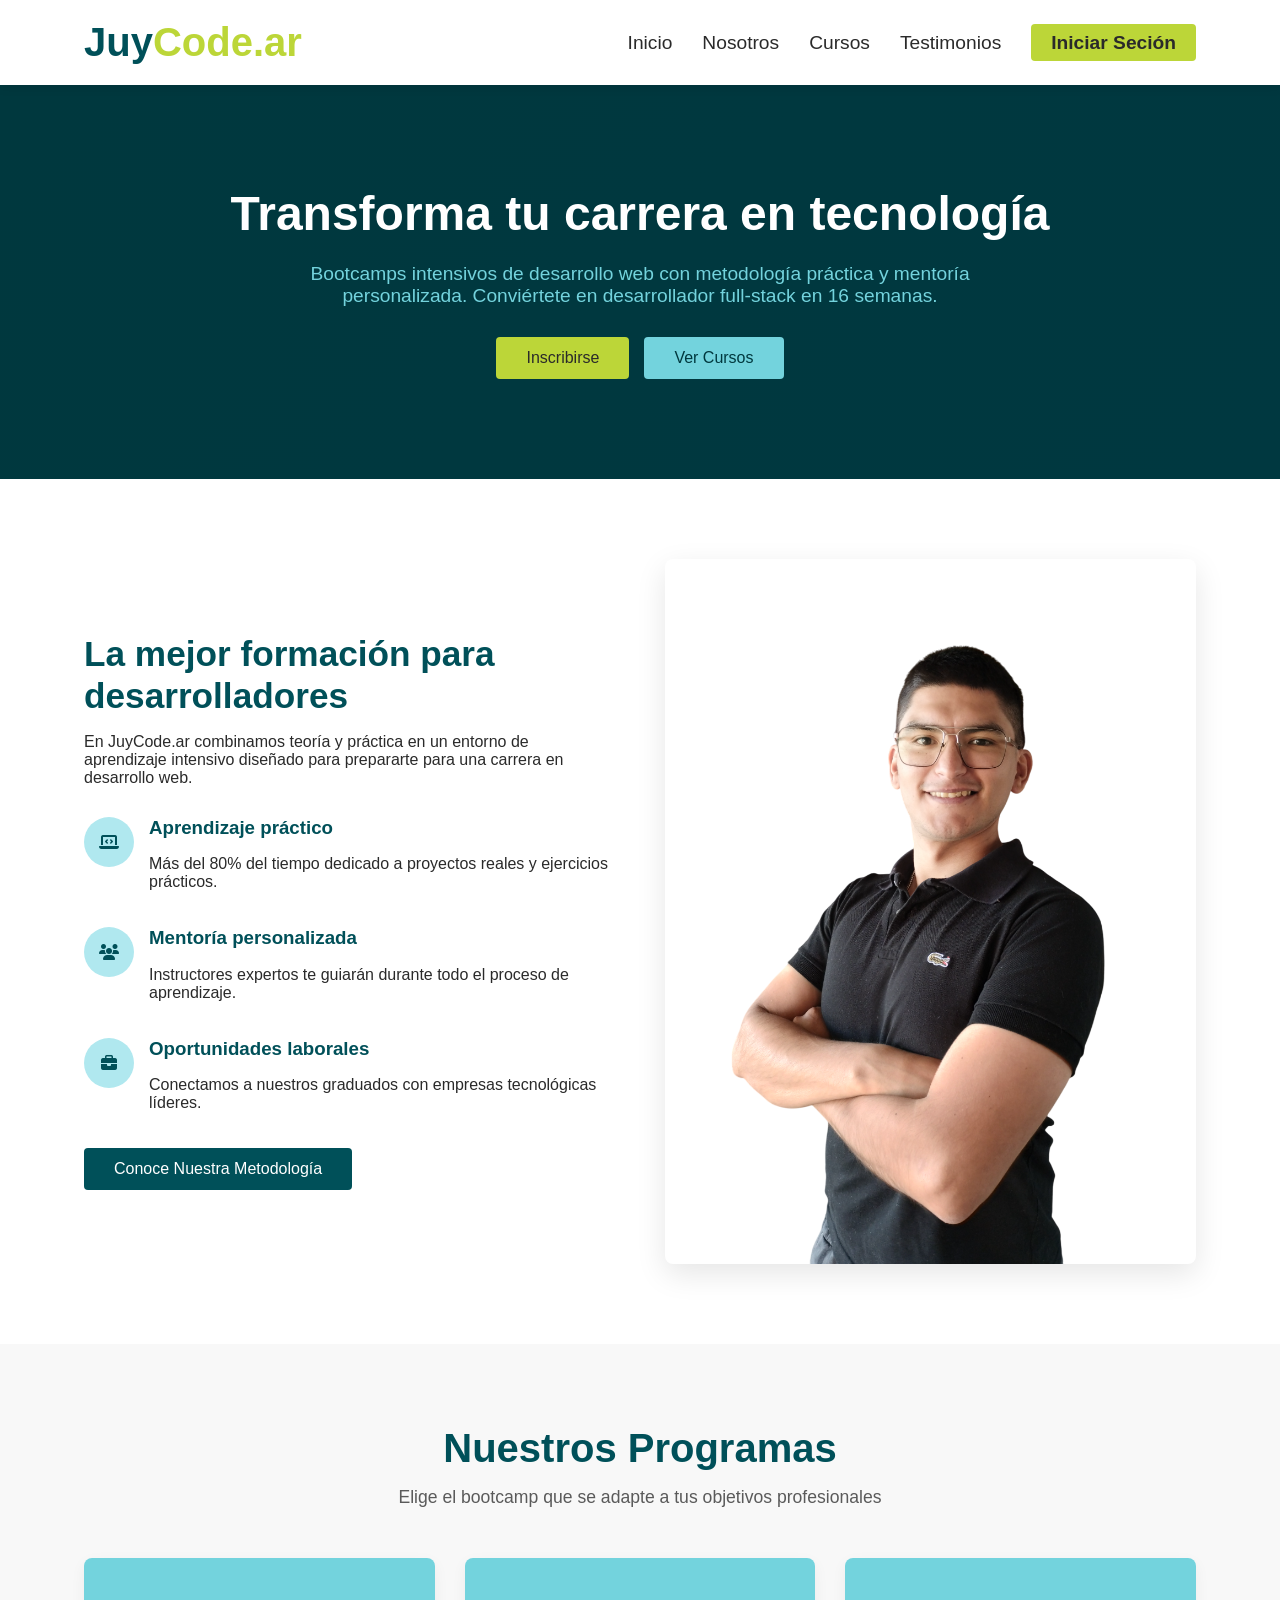
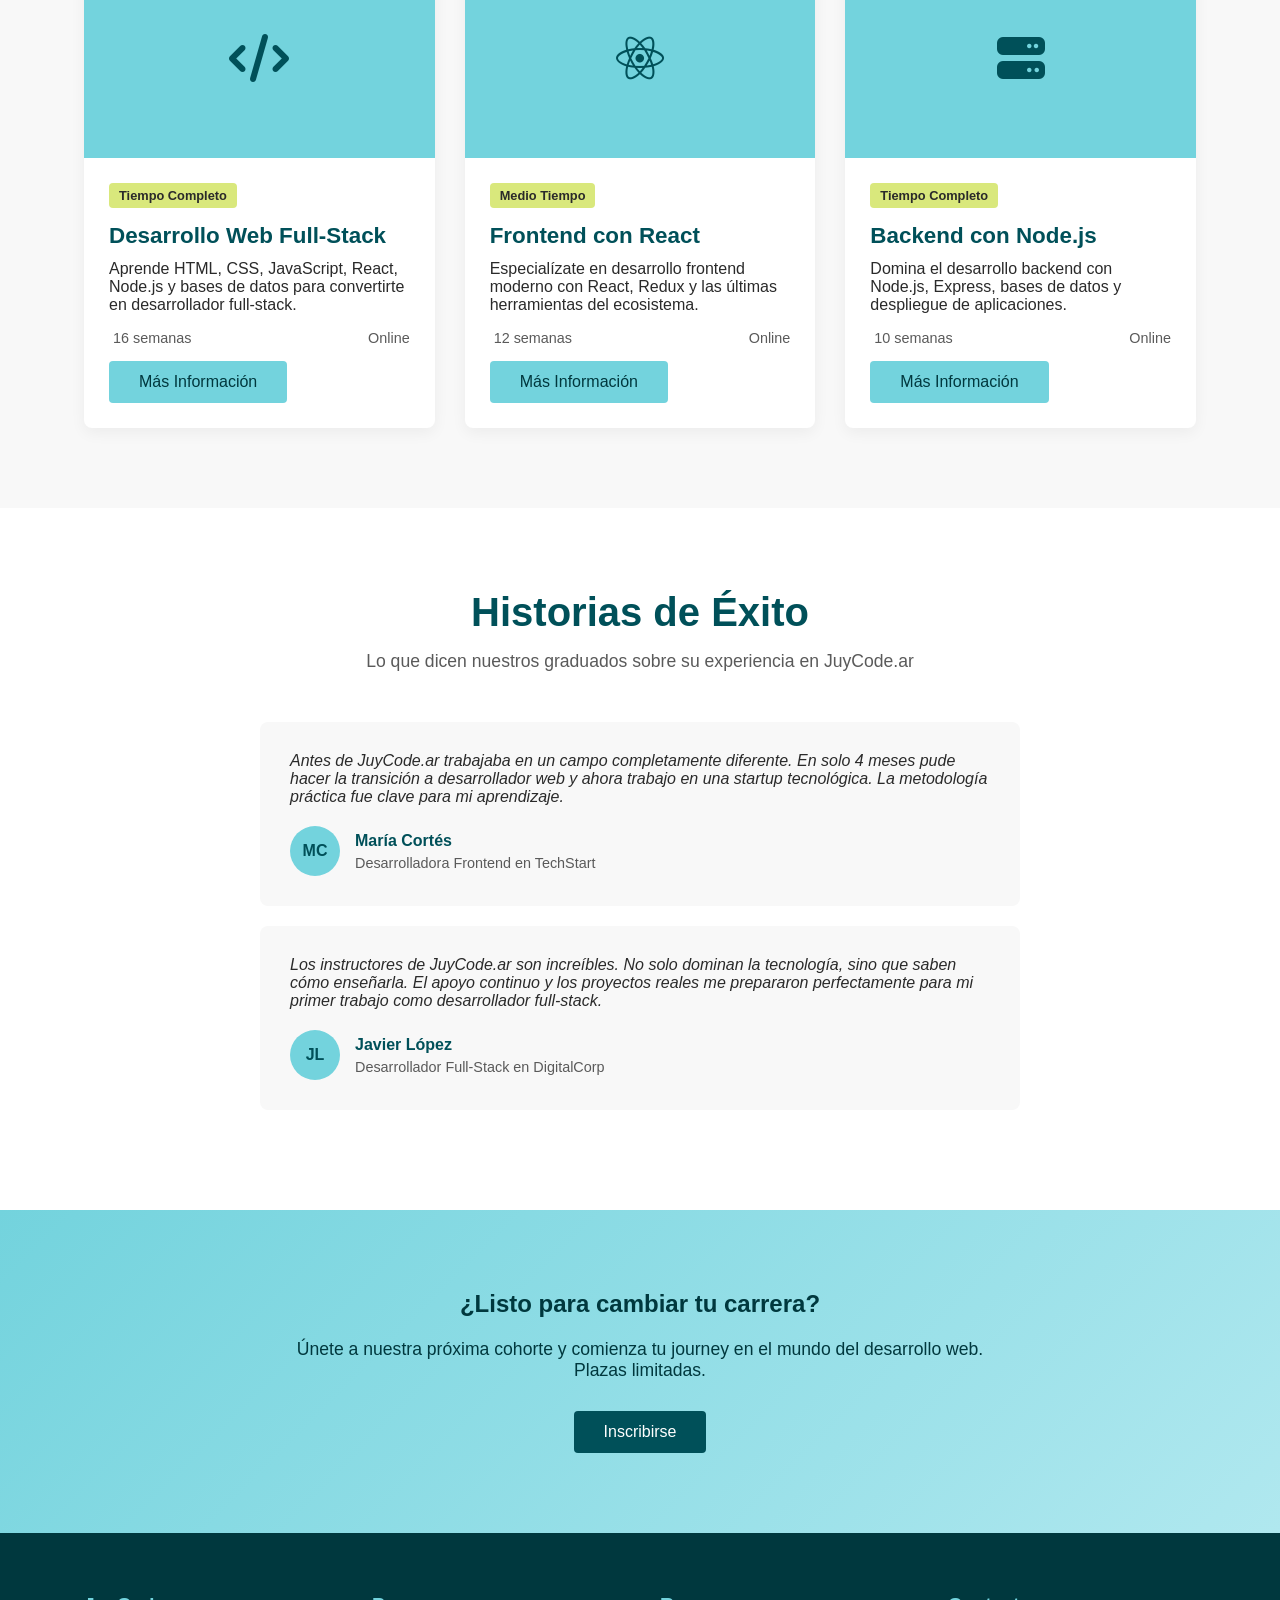
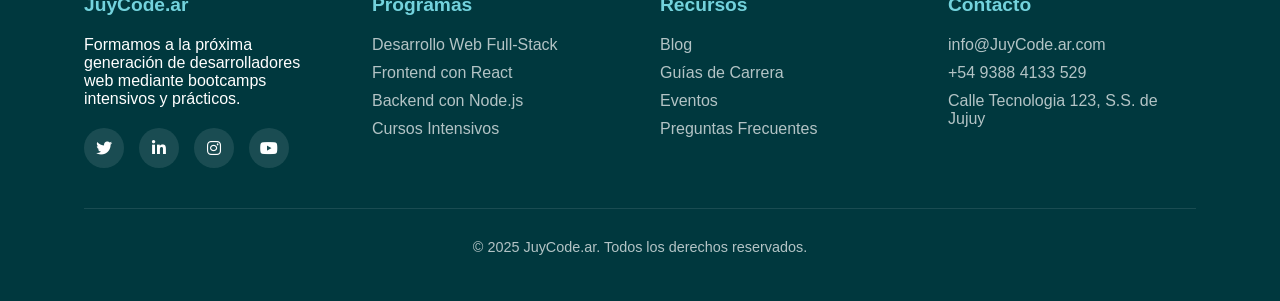
<file: index.html>
<!DOCTYPE html>
<html lang="es">

<head>
    <meta charset="UTF-8">
    <meta name="viewport" content="width=device-width, initial-scale=1.0">
    <title>JuyCode.ar</title>
    <link rel="stylesheet" href="https://cdnjs.cloudflare.com/ajax/libs/font-awesome/6.4.0/css/all.min.css">
    <link rel="stylesheet" href="estilo.css">
</head>

<body>
    <!-- ENCABEZADO -->
    <header class="encabezado">
        <div class="contenedor">
            <nav class="navegacion">
                <a href="#" class="logo">Juy<span>Code.ar</span> </a>
                <ul class="enlaces-navegacion">
                    <li><a href="/index.html">Inicio</a></li>
                    <li><a href="#nosotros">Nosotros</a></li>
                    <li><a href="#cursos">Cursos</a></li>
                    <li><a href="#testimonios">Testimonios</a></li>
                    <li><a href="#" class="cta-navegacion" id="linea">Iniciar Seción</a></li>
                </ul>
                <div class="menu-movil">
                    <i class="fas fa-bars"></i>
                </div>
            </nav>
        </div>
    </header>

    <!-- SECCIÓN HERO -->
    <section class="hero">
        <div class="contenedor">
            <h1>Transforma tu carrera en tecnología</h1>
            <p>Bootcamps intensivos de desarrollo web con metodología práctica y mentoría personalizada. Conviértete en
                desarrollador full-stack en 16 semanas.</p>
            <div class="botones-hero">
                <a href="#" id="btn-abrir-modal" class="boton boton-acento">Inscribirse</a>
                <a href="#cursos" class="boton boton-secundario">Ver Cursos</a>
            </div>
        </div>
    </section>

    <!-- SECCIÓN INSCRIPCIÓN -->
    <div id="modal-inscripcion" class="modal-contenedor">
        <div class="modal-contenido">

            <span id="btn-cerrar-modal" class="modal-cerrar">&times;</span>

            <h2>Formulario de Inscripción</h2>
            <p>Completa tus datos para recibir información sobre el proceso de inscripción.</p>

            <form id="formulario-inscripcion">
                <div class="grupo-formulario">
                    <label for="nombre">Nombre Completo:</label>
                    <input type="text" id="nombre" name="nombre" required>
                </div>
                <div class="grupo-formulario">
                    <label for="email">Correo Electrónico:</label>
                    <input type="email" id="email" name="email" required>
                </div>
                <div class="grupo-formulario">
                    <label for="telefono">Teléfono:</label>
                    <input type="tel" id="telefono" name="telefono">
                </div>
                <button type="submit" class="btn btn-enviar">Enviar Solicitud</button>
            </form>

        </div>
    </div>

    <!-- SECCIÓN NOSOTROS -->
    <section class="seccion nosotros" id="nosotros">
        <div class="contenedor">
            <div class="contenido-nosotros">
                <div class="texto-nosotros">
                    <h2>La mejor formación para desarrolladores</h2>
                    <p>En JuyCode.ar combinamos teoría y práctica en un entorno de aprendizaje intensivo diseñado para
                        prepararte para una carrera en desarrollo web.</p>

                    <div class="caracteristicas-nosotros">
                        <div class="caracteristica">
                            <div class="icono-caracteristica">
                                <i class="fas fa-laptop-code"></i>
                            </div>
                            <div>
                                <h3>Aprendizaje práctico</h3>
                                <p>Más del 80% del tiempo dedicado a proyectos reales y ejercicios prácticos.</p>
                            </div>
                        </div>
                        <div class="caracteristica">
                            <div class="icono-caracteristica">
                                <i class="fas fa-users"></i>
                            </div>
                            <div>
                                <h3>Mentoría personalizada</h3>
                                <p>Instructores expertos te guiarán durante todo el proceso de aprendizaje.</p>
                            </div>
                        </div>
                        <div class="caracteristica">
                            <div class="icono-caracteristica">
                                <i class="fas fa-briefcase"></i>
                            </div>
                            <div>
                                <h3>Oportunidades laborales</h3>
                                <p>Conectamos a nuestros graduados con empresas tecnológicas líderes.</p>
                            </div>
                        </div>
                    </div>

                    <a href="#" class="boton boton-principal">Conoce Nuestra Metodología</a>
                </div>
                <div class="imagen-nosotros">
                    <img src="IMG_20250928_163826356_HDR-Photoroom.png" alt="">
                </div>
            </div>
        </div>
        </div>
    </section>

    <!-- SECCIÓN CURSOS -->
    <section class="seccion cursos" id="cursos">
        <div class="contenedor">
            <div class="encabezado-seccion">
                <h2>Nuestros Programas</h2>
                <p>Elige el bootcamp que se adapte a tus objetivos profesionales</p>
            </div>

            <div class="grid-cursos">
                <div class="tarjeta-curso">
                    <div class="imagen-curso">
                        <i class="fas fa-code"></i>
                    </div>
                    <div class="contenido-curso">
                        <span class="etiqueta-curso">Tiempo Completo</span>
                        <h3>Desarrollo Web Full-Stack</h3>
                        <p>Aprende HTML, CSS, JavaScript, React, Node.js y bases de datos para convertirte en
                            desarrollador full-stack.</p>
                        <div class="meta-curso">
                            <span><i class="far fa-duracion"></i> 16 semanas</span>
                            <span><i class="fas fa-modalidad"></i> Online</span>
                        </div>
                        <a href="curso1.html" class="boton boton-secundario">Más Información</a>
                    </div>
                </div>

                <div class="tarjeta-curso">
                    <div class="imagen-curso">
                        <i class="fab fa-react"></i>
                    </div>
                    <div class="contenido-curso">
                        <span class="etiqueta-curso">Medio Tiempo</span>
                        <h3>Frontend con React</h3>
                        <p>Especialízate en desarrollo frontend moderno con React, Redux y las últimas herramientas del
                            ecosistema.</p>
                        <div class="meta-curso">
                            <span><i class="far fa-duracion"></i> 12 semanas</span>
                            <span><i class="fas fa-modalidad"></i> Online</span>
                        </div>
                        <a href="curso2.html" class="boton boton-secundario">Más Información</a>
                    </div>
                </div>

                <div class="tarjeta-curso">
                    <div class="imagen-curso">
                        <i class="fas fa-server"></i>
                    </div>
                    <div class="contenido-curso">
                        <span class="etiqueta-curso">Tiempo Completo</span>
                        <h3>Backend con Node.js</h3>
                        <p>Domina el desarrollo backend con Node.js, Express, bases de datos y despliegue de
                            aplicaciones.</p>
                        <div class="meta-curso">
                            <span><i class="far fa-duracion"></i> 10 semanas</span>
                            <span><i class="fas fa-modalidad"></i> Online</span>
                        </div>
                        <a href="curso3.html" class="boton boton-secundario">Más Información</a>
                    </div>
                </div>
            </div>
        </div>
    </section>

    <!-- SECCIÓN TESTIMONIOS -->
    <section class="seccion testimonios" id="testimonios">
        <div class="contenedor">
            <div class="encabezado-seccion">
                <h2>Historias de Éxito</h2>
                <p>Lo que dicen nuestros graduados sobre su experiencia en JuyCode.ar</p>
            </div>

            <div class="contenedor-testimonios">
                <div class="tarjeta-testimonio">
                    <div class="texto-testimonio">
                        <p>Antes de JuyCode.ar trabajaba en un campo completamente diferente. En solo 4 meses pude hacer
                            la transición a desarrollador web y ahora trabajo en una startup tecnológica. La metodología
                            práctica fue clave para mi aprendizaje.</p>
                    </div>
                    <div class="autor-testimonio">
                        <div class="avatar-autor">MC</div>
                        <div class="info-autor">
                            <h4>María Cortés</h4>
                            <p>Desarrolladora Frontend en TechStart</p>
                        </div>
                    </div>
                </div>

                <div class="tarjeta-testimonio">
                    <div class="texto-testimonio">
                        <p>Los instructores de JuyCode.ar son increíbles. No solo dominan la tecnología, sino que saben
                            cómo enseñarla. El apoyo continuo y los proyectos reales me prepararon perfectamente para mi
                            primer trabajo como desarrollador full-stack.</p>
                    </div>
                    <div class="autor-testimonio">
                        <div class="avatar-autor">JL</div>
                        <div class="info-autor">
                            <h4>Javier López</h4>
                            <p>Desarrollador Full-Stack en DigitalCorp</p>
                        </div>
                    </div>
                </div>
            </div>
        </div>
    </section>

    <!-- SECCIÓN CTA -->
    <section class="seccion llamada-accion">
        <div class="contenedor">
            <h2>¿Listo para cambiar tu carrera?</h2>
            <p>Únete a nuestra próxima cohorte y comienza tu journey en el mundo del desarrollo web. Plazas limitadas.
            </p>
            <a href="#" class="boton boton-principal">Inscribirse</a>
        </div>
    </section>

    <!-- FOOTER -->
    <footer class="footer-pagina">
        <div class="contenedor">
            <div class="contenido-footer">
                <div class="columna-footer">
                    <h3>JuyCode.ar</h3>
                    <p>Formamos a la próxima generación de desarrolladores web mediante bootcamps intensivos y
                        prácticos.</p>
                    <div class="redes-sociales">
                        <a href="#"><i class="fab fa-twitter"></i></a>
                        <a href="#"><i class="fab fa-linkedin-in"></i></a>
                        <a href="#"><i class="fab fa-instagram"></i></a>
                        <a href="#"><i class="fab fa-youtube"></i></a>
                    </div>
                </div>

                <div class="columna-footer">
                    <h3>Programas</h3>
                    <ul class="enlaces-footer">
                        <li><a href="#">Desarrollo Web Full-Stack</a></li>
                        <li><a href="#">Frontend con React</a></li>
                        <li><a href="#">Backend con Node.js</a></li>
                        <li><a href="#">Cursos Intensivos</a></li>
                    </ul>
                </div>

                <div class="columna-footer">
                    <h3>Recursos</h3>
                    <ul class="enlaces-footer">
                        <li><a href="#">Blog</a></li>
                        <li><a href="#">Guías de Carrera</a></li>
                        <li><a href="#">Eventos</a></li>
                        <li><a href="#">Preguntas Frecuentes</a></li>
                    </ul>
                </div>

                <div class="columna-footer">
                    <h3>Contacto</h3>
                    <ul class="enlaces-footer">
                        <li><a href="#">info@JuyCode.ar.com</a></li>
                        <li><a href="#">+54 9388 4133 529</a></li>
                        <li><a href="#">Calle Tecnologia 123, S.S. de Jujuy</a></li>
                    </ul>
                </div>
            </div>

            <div class="footer-inferior">
                <p>&copy; 2025 JuyCode.ar. Todos los derechos reservados.</p>
            </div>
        </div>
    </footer>
    <script src="/script.js"></script>
</body>

</html>
</file>
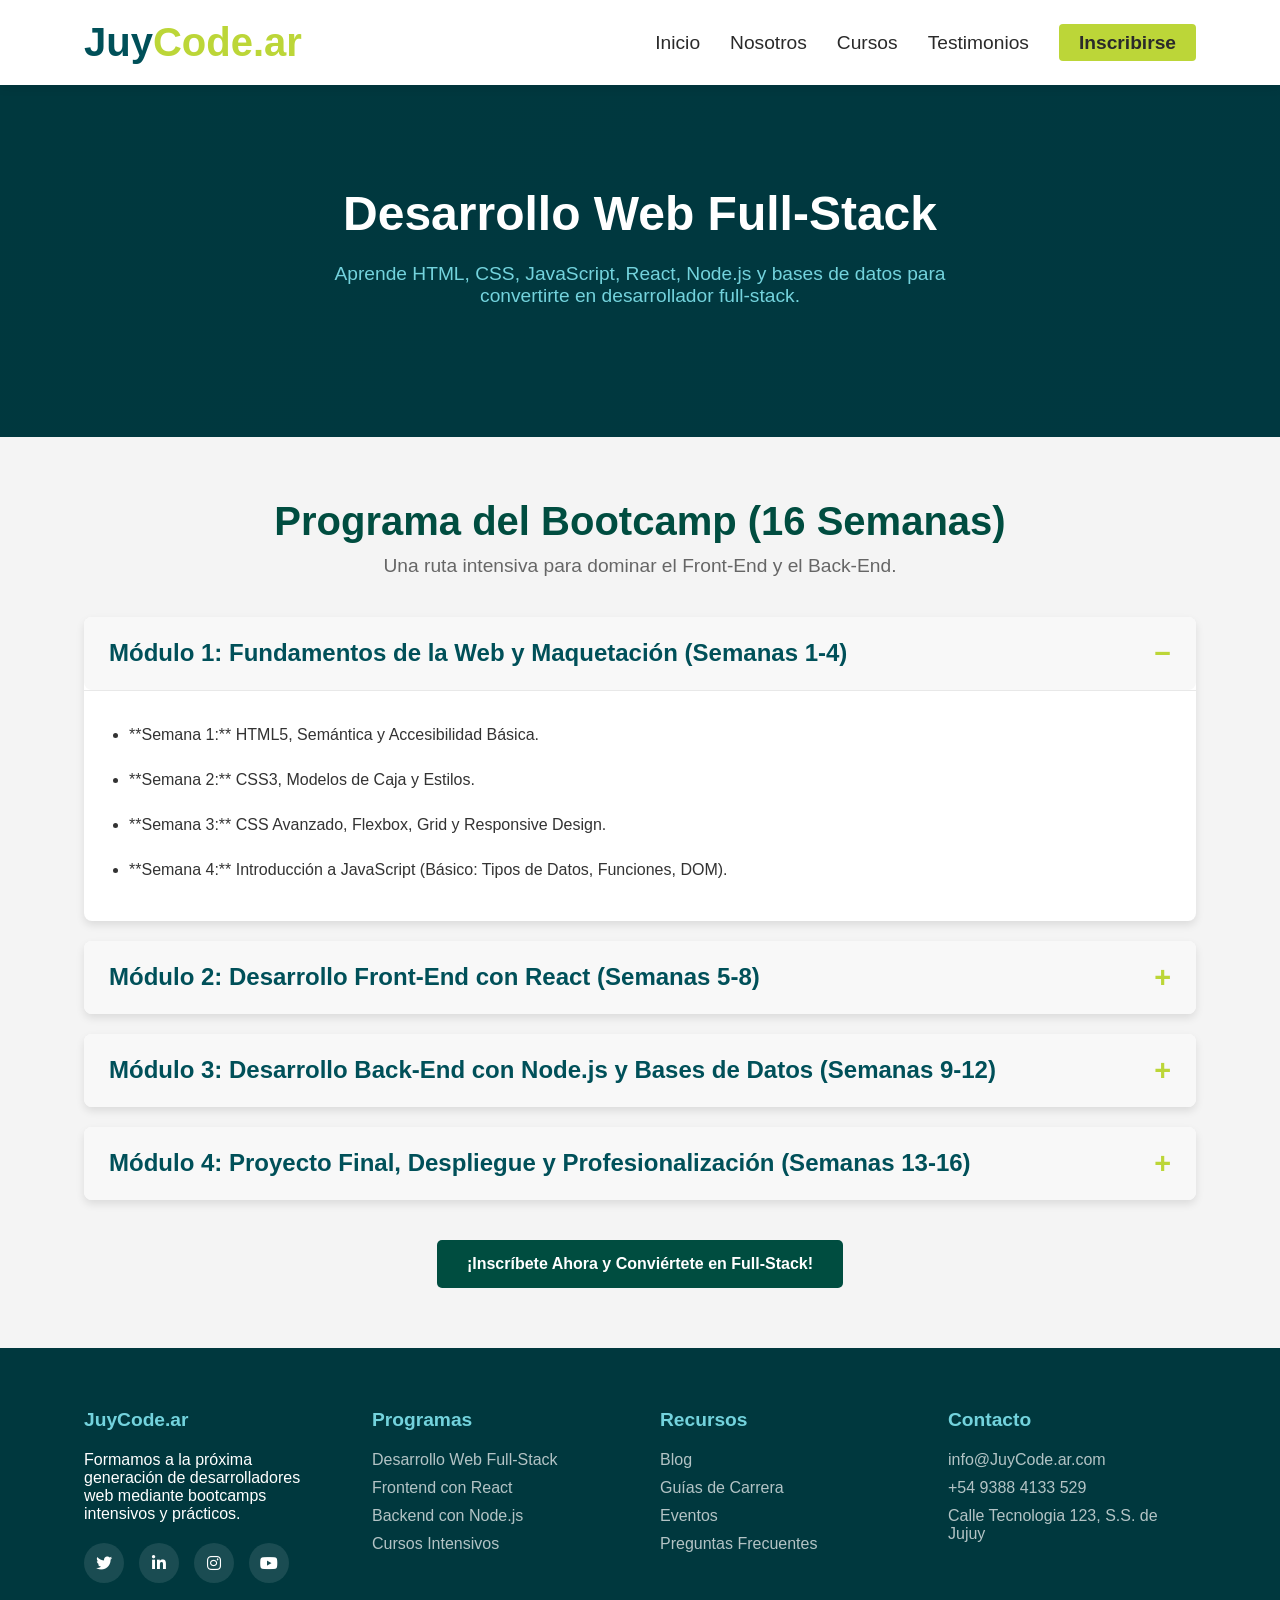
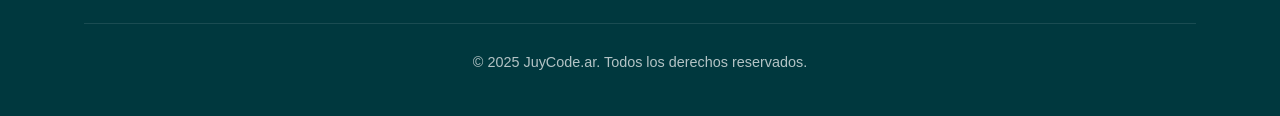
<file: curso1.html>
<!DOCTYPE html>
<html lang="es">

<head>
    <meta charset="UTF-8">
    <meta name="viewport" content="width=device-width, initial-scale=1.0">
    <title>JuyCode.ar</title>
    <link rel="stylesheet" href="https://cdnjs.cloudflare.com/ajax/libs/font-awesome/6.4.0/css/all.min.css">
    <link rel="stylesheet" href="/estilo.css">
</head>

<body>
    <!-- ENCABEZADO -->
    <header class="encabezado">
        <div class="contenedor">
            <nav class="navegacion">
                <a href="/index.html" class="logo">Juy<span>Code.ar</span> </a>
                <ul class="enlaces-navegacion">
                    <li><a href="/index.html">Inicio</a></li>
                    <li><a href="#nosotros">Nosotros</a></li>
                    <li><a href="#cursos">Cursos</a></li>
                    <li><a href="#testimonios">Testimonios</a></li>
                    <li><a href="#" class="cta-navegacion" id="linea">Inscribirse</a></li>
                </ul>
                <div class="menu-movil">
                    <i class="fas fa-bars"></i>
                </div>
            </nav>
        </div>
    </header>

    <!-- SECCIÓN HERO -->
    <section class="hero">
        <div class="contenedor">
            <h1>Desarrollo Web Full-Stack</h1>
            <p>Aprende HTML, CSS, JavaScript, React, Node.js y bases de datos para convertirte en desarrollador
                full-stack.</p>
        </div>
    </section>

    <!-- SECCIÓN MÓDULOS -->

    <section id="estructura-curso" class="seccion-curso">
        <div class="contenedor">
            <h2 class="titulo-seccion">Programa del Bootcamp (16 Semanas)</h2>
            <p class="subtitulo-seccion">Una ruta intensiva para dominar el Front-End y el Back-End.</p>

            <div class="modulo-curso">
                <div class="modulo-encabezado">
                    <h3 class="titulo-modulo">Módulo 1: Fundamentos de la Web y Maquetación (Semanas 1-4)</h3>
                    <span class="icono-acordeon active">−</span>
                </div>
                <div class="contenido-acordeon activo"> 
                    <ul class="lista-temas">
                        <li>**Semana 1:** HTML5, Semántica y Accesibilidad Básica.</li>
                        <li>**Semana 2:** CSS3, Modelos de Caja y Estilos.</li>
                        <li>**Semana 3:** CSS Avanzado, Flexbox, Grid y Responsive Design.</li>
                        <li>**Semana 4:** Introducción a JavaScript (Básico: Tipos de Datos, Funciones, DOM).</li>
                    </ul>
                </div>
            </div>

            <div class="modulo-curso">
                <div class="modulo-encabezado">
                    <h3 class="titulo-modulo">Módulo 2: Desarrollo Front-End con React (Semanas 5-8)</h3>
                    <span class="icono-acordeon">+</span>
                </div>
                <div class="contenido-acordeon">
                    <ul class="lista-temas">
                        <li>**Semana 5:** JavaScript Moderno (ES6+): Promesas y Async/Await.</li>
                        <li>**Semana 6:** Fundamentos de React, Componentes, JSX, Props y State.</li>
                        <li>**Semana 7:** React Hooks Esenciales (`useState`, `useEffect`) y Fetching de Datos.</li>
                        <li>**Semana 8:** React Router, Gestión de Estado Global (Context API) y Estilización.</li>
                    </ul>
                </div>
            </div>

            <div class="modulo-curso">
                <div class="modulo-encabezado">
                    <h3 class="titulo-modulo">Módulo 3: Desarrollo Back-End con Node.js y Bases de Datos (Semanas 9-12)</h3>
                    <span class="icono-acordeon">+</span>
                </div>
                <div class="contenido-acordeon">
                    <ul class="lista-temas">
                        <li>**Semana 9:** Node.js y Express.js, Creación del Primer Servidor y Rutas.</li>
                        <li>**Semana 10:** Bases de Datos SQL, Consultas Básicas y Relaciones (PostgreSQL/MySQL).</li>
                        <li>**Semana 11:** Bases de Datos NoSQL (MongoDB), Mongoose y API RESTful.</li>
                        <li>**Semana 12:** Seguridad, Implementación de Autenticación con JWT y Hashing de Contraseñas.</li>
                    </ul>
                </div>
            </div>

            <div class="modulo-curso">
                <div class="modulo-encabezado">
                    <h3 class="titulo-modulo">Módulo 4: Proyecto Final, Despliegue y Profesionalización (Semanas 13-16)</h3>
                    <span class="icono-acordeon">+</span>
                </div>
                <div class="contenido-acordeon">
                    <ul class="lista-temas">
                        <li>**Semana 13:** Testing, Buenas Prácticas y Control de Versiones Avanzado (Git).</li>
                        <li>**Semana 14:** Despliegue de Aplicaciones Full-Stack (Vercel/Netlify y Render/Heroku).</li>
                        <li>**Semana 15:** Desarrollo y Revisión del Proyecto Final Integrador.</li>
                        <li>**Semana 16:** Presentación de Proyectos, Portafolio y Preparación para Entrevistas Técnicas.
                        </li>
                    </ul>
                </div>
            </div>

            <a href="#" class="cta-principal">¡Inscríbete Ahora y Conviértete en Full-Stack!</a>
        </div>
    </section>

    <!-- FOOTER -->
    <footer class="footer-pagina">
        <div class="contenedor">
            <div class="contenido-footer">
                <div class="columna-footer">
                    <h3>JuyCode.ar</h3>
                    <p>Formamos a la próxima generación de desarrolladores web mediante bootcamps intensivos y
                        prácticos.</p>
                    <div class="redes-sociales">
                        <a href="#"><i class="fab fa-twitter"></i></a>
                        <a href="#"><i class="fab fa-linkedin-in"></i></a>
                        <a href="#"><i class="fab fa-instagram"></i></a>
                        <a href="#"><i class="fab fa-youtube"></i></a>
                    </div>
                </div>

                <div class="columna-footer">
                    <h3>Programas</h3>
                    <ul class="enlaces-footer">
                        <li><a href="#">Desarrollo Web Full-Stack</a></li>
                        <li><a href="#">Frontend con React</a></li>
                        <li><a href="#">Backend con Node.js</a></li>
                        <li><a href="#">Cursos Intensivos</a></li>
                    </ul>
                </div>

                <div class="columna-footer">
                    <h3>Recursos</h3>
                    <ul class="enlaces-footer">
                        <li><a href="#">Blog</a></li>
                        <li><a href="#">Guías de Carrera</a></li>
                        <li><a href="#">Eventos</a></li>
                        <li><a href="#">Preguntas Frecuentes</a></li>
                    </ul>
                </div>

                <div class="columna-footer">
                    <h3>Contacto</h3>
                    <ul class="enlaces-footer">
                        <li><a href="#">info@JuyCode.ar.com</a></li>
                        <li><a href="#">+54 9388 4133 529</a></li>
                        <li><a href="#">Calle Tecnologia 123, S.S. de Jujuy</a></li>
                    </ul>
                </div>
            </div>

            <div class="footer-inferior">
                <p>&copy; 2025 JuyCode.ar. Todos los derechos reservados.</p>
            </div>
        </div>
    </footer>
    <script src="/script.js"></script>
</body>

</html>
</file>
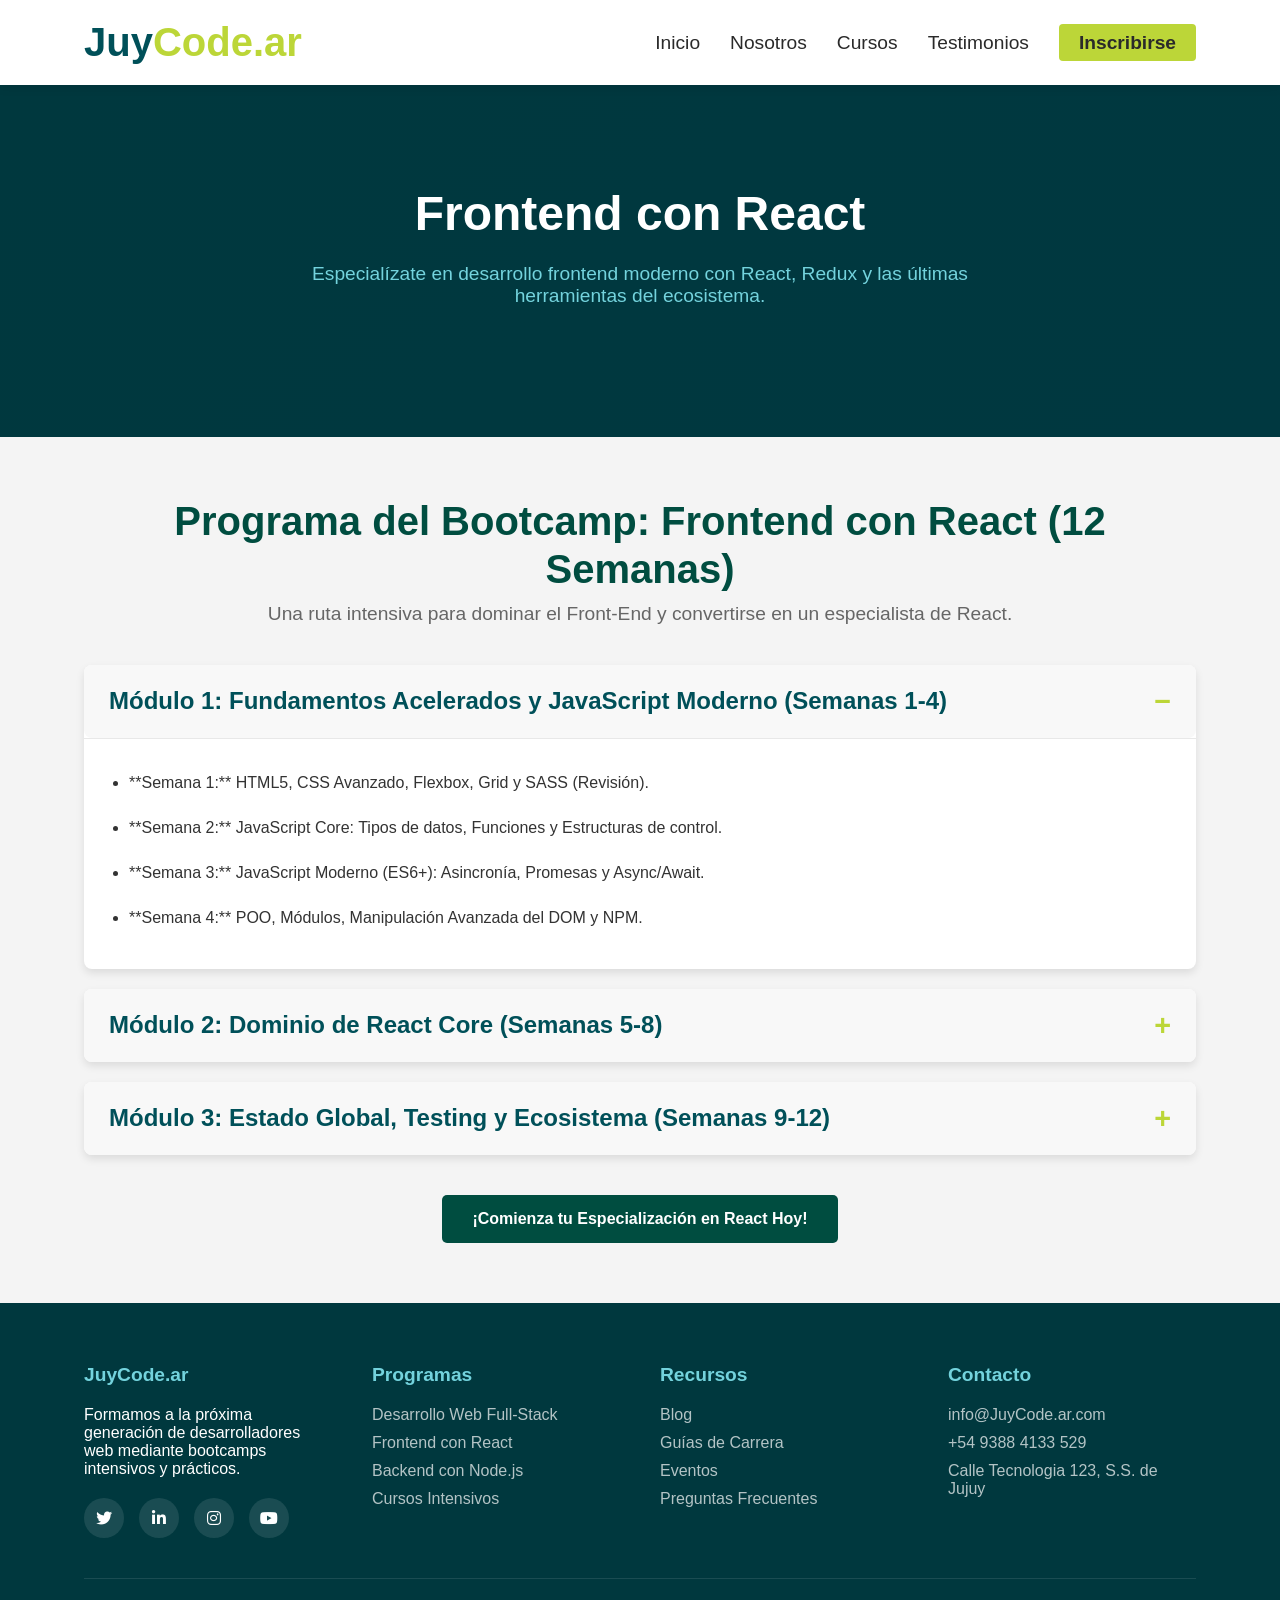
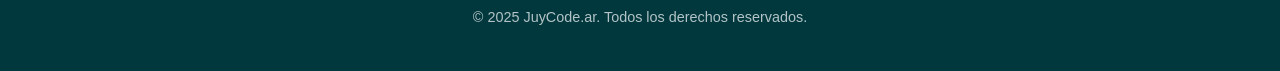
<file: curso2.html>
<!DOCTYPE html>
<html lang="es">

<head>
    <meta charset="UTF-8">
    <meta name="viewport" content="width=device-width, initial-scale=1.0">
    <title>JuyCode.ar</title>
    <link rel="stylesheet" href="https://cdnjs.cloudflare.com/ajax/libs/font-awesome/6.4.0/css/all.min.css">
    <link rel="stylesheet" href="/estilo.css">
</head>

<body>
    <!-- ENCABEZADO -->
    <header class="encabezado">
        <div class="contenedor">
            <nav class="navegacion">
                <a href="/index.html" class="logo">Juy<span>Code.ar</span> </a>
                <ul class="enlaces-navegacion">
                    <li><a href="/index.html">Inicio</a></li>
                    <li><a href="#nosotros">Nosotros</a></li>
                    <li><a href="#cursos">Cursos</a></li>
                    <li><a href="#testimonios">Testimonios</a></li>
                    <li><a href="#" class="cta-navegacion" id="linea">Inscribirse</a></li>
                </ul>
                <div class="menu-movil">
                    <i class="fas fa-bars"></i>
                </div>
            </nav>
        </div>
    </header>

    <!-- SECCIÓN HERO -->
    <section class="hero">
        <div class="contenedor">
            <h1>Frontend con React</h1>
            <p>Especialízate en desarrollo frontend moderno con React, Redux y las últimas herramientas del ecosistema.
            </p>
        </div>
    </section>

    <!-- SECCIÓN MÓDULOS -->

    <section id="estructura-curso" class="seccion-curso">
        <div class="contenedor">
            <h2 class="titulo-seccion">Programa del Bootcamp: Frontend con React (12 Semanas)</h2>
            <p class="subtitulo-seccion">Una ruta intensiva para dominar el Front-End y convertirse en un especialista
                de
                React.</p>

            <div class="modulo-curso">
                <div class="modulo-encabezado">
                    <h3 class="titulo-modulo">Módulo 1: Fundamentos Acelerados y JavaScript Moderno (Semanas 1-4)</h3>
                    <span class="icono-acordeon">−</span>
                </div>
                <div class="contenido-acordeon activo">
                    <ul class="lista-temas">
                        <li>**Semana 1:** HTML5, CSS Avanzado, Flexbox, Grid y SASS (Revisión).</li>
                        <li>**Semana 2:** JavaScript Core: Tipos de datos, Funciones y Estructuras de control.</li>
                        <li>**Semana 3:** JavaScript Moderno (ES6+): Asincronía, Promesas y Async/Await.</li>
                        <li>**Semana 4:** POO, Módulos, Manipulación Avanzada del DOM y NPM.</li>
                    </ul>
                </div>
            </div>

            <div class="modulo-curso">
                <div class="modulo-encabezado">
                    <h3 class="titulo-modulo">Módulo 2: Dominio de React Core (Semanas 5-8)</h3>
                    <span class="icono-acordeon">+</span>
                </div>
                <div class="contenido-acordeon">
                    <ul class="lista-temas">
                        <li>**Semana 5:** Fundamentos de React, Componentes Funcionales y JSX.</li>
                        <li>**Semana 6:** Estado (`useState`), Eventos y el Hook `useEffect`.</li>
                        <li>**Semana 7:** Manejo de Formularios (Librerías), Fetching de Datos con Axios.</li>
                        <li>**Semana 8:** React Router DOM, Composición Avanzada y Custom Hooks.</li>
                    </ul>
                </div>
            </div>

            <div class="modulo-curso">
                <div class="modulo-encabezado">
                    <h3 class="titulo-modulo">Módulo 3: Estado Global, Testing y Ecosistema (Semanas 9-12)</h3>
                    <span class="icono-acordeon">+</span>
                </div>
                <div class="contenido-acordeon">
                    <ul class="lista-temas">
                        <li>**Semana 9:** Gestión de Estado Global con **Redux Toolkit (RTK)** y Hooks de Redux.</li>
                        <li>**Semana 10:** Estilización Avanzada (Styled Components/Tailwind), UI/UX y Accesibilidad.
                        </li>
                        <li>**Semana 11:** Testing de Componentes con **Jest** y **React Testing Library**.</li>
                        <li>**Semana 12:** Despliegue (Vercel/Netlify), Optimización, Proyecto Final y Portafolio.</li>
                    </ul>
                </div>
            </div>

            <a href="#" class="cta-principal">¡Comienza tu Especialización en React Hoy!</a>
        </div>
    </section>

    <!-- FOOTER -->
    <footer class="footer-pagina">
        <div class="contenedor">
            <div class="contenido-footer">
                <div class="columna-footer">
                    <h3>JuyCode.ar</h3>
                    <p>Formamos a la próxima generación de desarrolladores web mediante bootcamps intensivos y
                        prácticos.</p>
                    <div class="redes-sociales">
                        <a href="#"><i class="fab fa-twitter"></i></a>
                        <a href="#"><i class="fab fa-linkedin-in"></i></a>
                        <a href="#"><i class="fab fa-instagram"></i></a>
                        <a href="#"><i class="fab fa-youtube"></i></a>
                    </div>
                </div>

                <div class="columna-footer">
                    <h3>Programas</h3>
                    <ul class="enlaces-footer">
                        <li><a href="#">Desarrollo Web Full-Stack</a></li>
                        <li><a href="#">Frontend con React</a></li>
                        <li><a href="#">Backend con Node.js</a></li>
                        <li><a href="#">Cursos Intensivos</a></li>
                    </ul>
                </div>

                <div class="columna-footer">
                    <h3>Recursos</h3>
                    <ul class="enlaces-footer">
                        <li><a href="#">Blog</a></li>
                        <li><a href="#">Guías de Carrera</a></li>
                        <li><a href="#">Eventos</a></li>
                        <li><a href="#">Preguntas Frecuentes</a></li>
                    </ul>
                </div>

                <div class="columna-footer">
                    <h3>Contacto</h3>
                    <ul class="enlaces-footer">
                        <li><a href="#">info@JuyCode.ar.com</a></li>
                        <li><a href="#">+54 9388 4133 529</a></li>
                        <li><a href="#">Calle Tecnologia 123, S.S. de Jujuy</a></li>
                    </ul>
                </div>
            </div>

            <div class="footer-inferior">
                <p>&copy; 2025 JuyCode.ar. Todos los derechos reservados.</p>
            </div>
        </div>
    </footer>
    <script src="/script.js"></script>
</body>

</html>
</file>
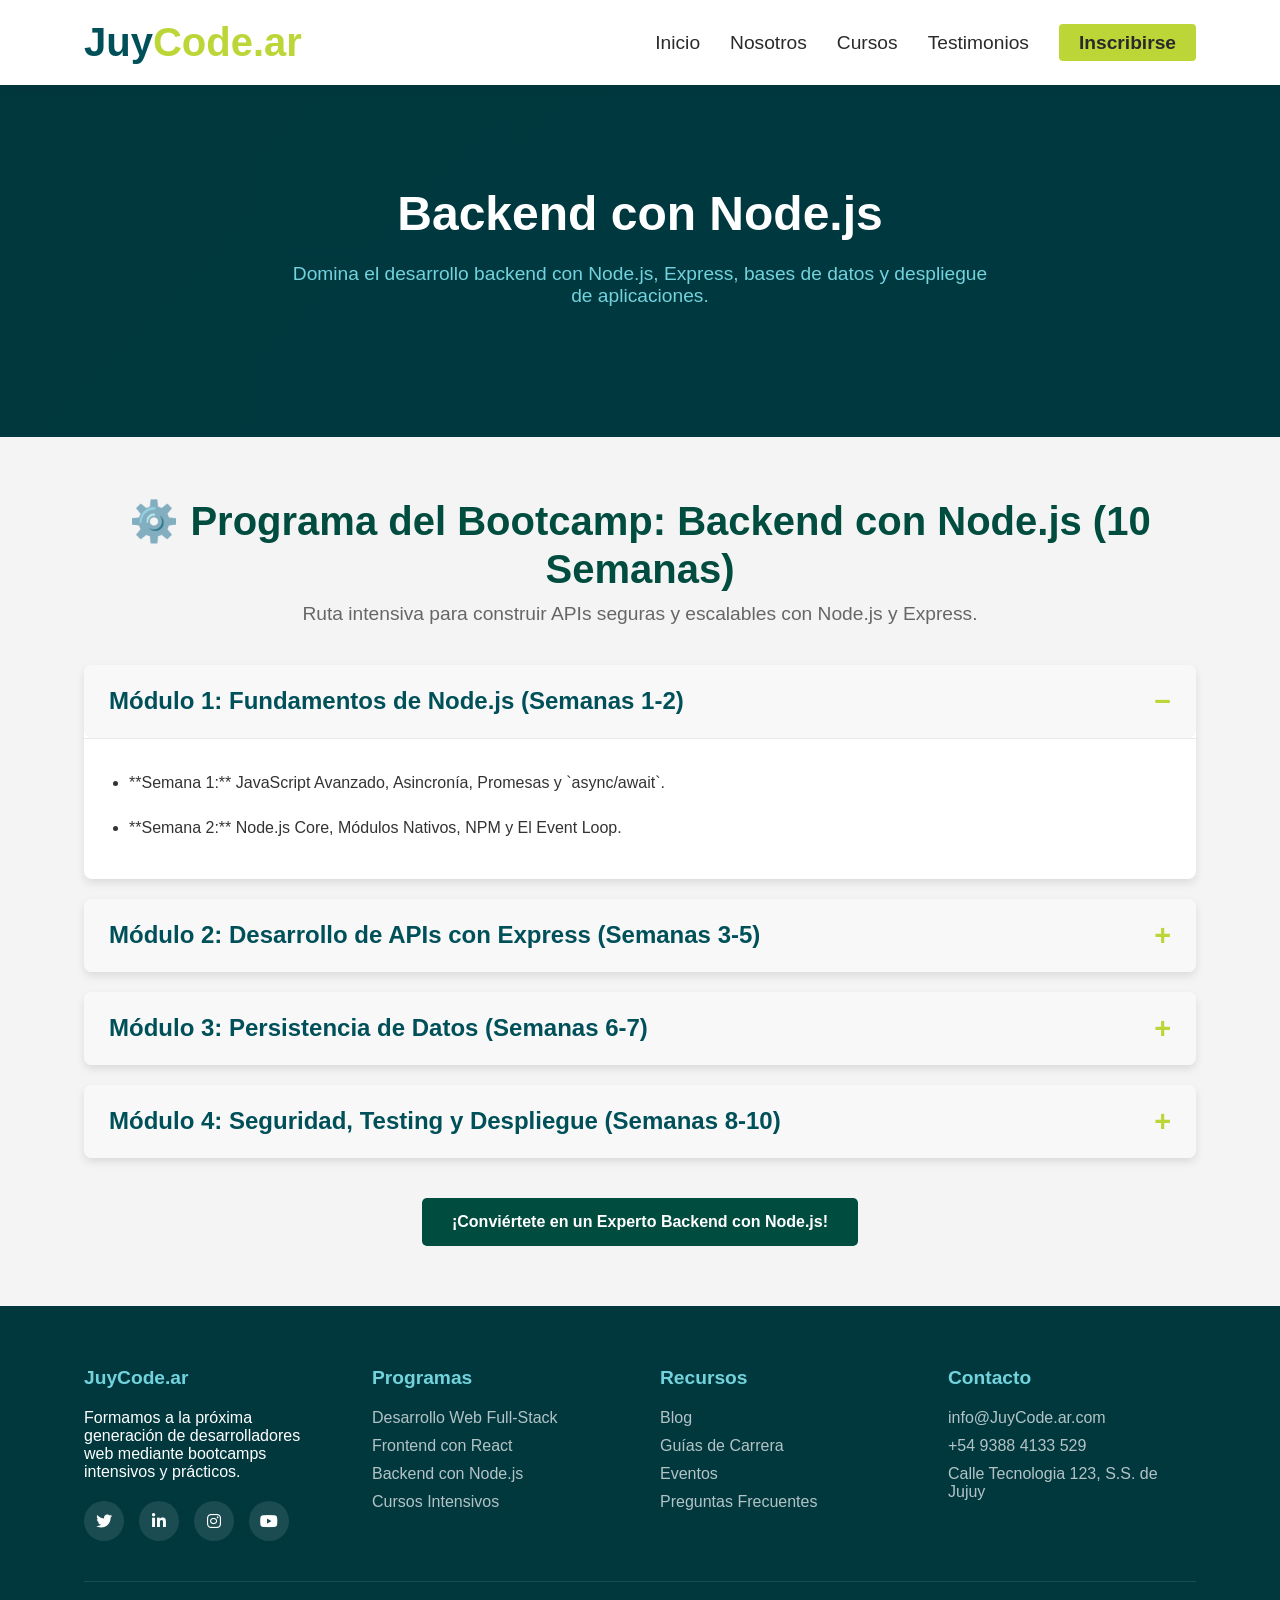
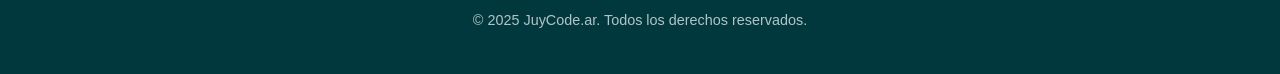
<file: curso3.html>
<!DOCTYPE html>
<html lang="es">

<head>
    <meta charset="UTF-8">
    <meta name="viewport" content="width=device-width, initial-scale=1.0">
    <title>JuyCode.ar</title>
    <link rel="stylesheet" href="https://cdnjs.cloudflare.com/ajax/libs/font-awesome/6.4.0/css/all.min.css">
    <link rel="stylesheet" href="/estilo.css">
</head>

<body>
    <!-- ENCABEZADO -->
    <header class="encabezado">
        <div class="contenedor">
            <nav class="navegacion">
                <a href="/index.html" class="logo">Juy<span>Code.ar</span> </a>
                <ul class="enlaces-navegacion">
                    <li><a href="/index.html">Inicio</a></li>
                    <li><a href="#nosotros">Nosotros</a></li>
                    <li><a href="#cursos">Cursos</a></li>
                    <li><a href="#testimonios">Testimonios</a></li>
                    <li><a href="#" class="cta-navegacion" id="linea">Inscribirse</a></li>
                </ul>
                <div class="menu-movil">
                    <i class="fas fa-bars"></i>
                </div>
            </nav>
        </div>
    </header>

    <!-- SECCIÓN HERO -->
    <section class="hero">
        <div class="contenedor">
            <h1>Backend con Node.js</h1>
            <p>Domina el desarrollo backend con Node.js, Express, bases de datos y despliegue de
                aplicaciones.</p>
        </div>
    </section>

    <!-- SECCIÓN MÓDULOS -->

    <section id="estructura-curso" class="seccion-curso">
    <div class="contenedor">
        <h2 class="titulo-seccion">⚙️ Programa del Bootcamp: Backend con Node.js (10 Semanas)</h2>
        <p class="subtitulo-seccion">Ruta intensiva para construir APIs seguras y escalables con Node.js y Express.</p>

        <div class="modulo-curso">
            <div class="modulo-encabezado">
                <h3 class="titulo-modulo">Módulo 1: Fundamentos de Node.js (Semanas 1-2)</h3>
                <span class="icono-acordeon">−</span>
            </div>
            <div class="contenido-acordeon activo">
                <ul class="lista-temas">
                    <li>**Semana 1:** JavaScript Avanzado, Asincronía, Promesas y `async/await`.</li>
                    <li>**Semana 2:** Node.js Core, Módulos Nativos, NPM y El Event Loop.</li>
                </ul>
            </div>
        </div>

        <div class="modulo-curso">
            <div class="modulo-encabezado">
                <h3 class="titulo-modulo">Módulo 2: Desarrollo de APIs con Express (Semanas 3-5)</h3>
                <span class="icono-acordeon">+</span>
            </div>
            <div class="contenido-acordeon">
                <ul class="lista-temas">
                    <li>**Semana 3:** Introducción a Express.js, Middleware y Routing.</li>
                    <li>**Semana 4:** Diseño de API RESTful, Códigos de Estado y Manejo de Errores.</li>
                    <li>**Semana 5:** Lógica de Negocio, Consumo de APIs Externas y Websockets.</li>
                </ul>
            </div>
        </div>

        <div class="modulo-curso">
            <div class="modulo-encabezado">
                <h3 class="titulo-modulo">Módulo 3: Persistencia de Datos (Semanas 6-7)</h3>
                <span class="icono-acordeon">+</span>
            </div>
            <div class="contenido-acordeon">
                <ul class="lista-temas">
                    <li>**Semana 6:** Bases de Datos SQL (PostgreSQL/MySQL), ORMs (Sequelize) y Migraciones.</li>
                    <li>**Semana 7:** Bases de Datos NoSQL (MongoDB), Mongoose y Optimización de Consultas.</li>
                </ul>
            </div>
        </div>

        <div class="modulo-curso">
            <div class="modulo-encabezado">
                <h3 class="titulo-modulo">Módulo 4: Seguridad, Testing y Despliegue (Semanas 8-10)</h3>
                <span class="icono-acordeon">+</span>
            </div>
            <div class="contenido-acordeon">
                <ul class="lista-temas">
                    <li>**Semana 8:** Seguridad Web, Validación de Datos (Joi/Zod) y Hashing con `bcrypt`.</li>
                    <li>**Semana 9:** Autenticación con JSON Web Tokens (JWT) y Autorización.</li>
                    <li>**Semana 10:** Testing (Jest/Supertest), Docker y Despliegue a Producción.</li>
                </ul>
            </div>
        </div>

        <a href="#" class="cta-principal">¡Conviértete en un Experto Backend con Node.js!</a>
    </div>
</section>

    <!-- FOOTER -->
    <footer class="footer-pagina">
        <div class="contenedor">
            <div class="contenido-footer">
                <div class="columna-footer">
                    <h3>JuyCode.ar</h3>
                    <p>Formamos a la próxima generación de desarrolladores web mediante bootcamps intensivos y
                        prácticos.</p>
                    <div class="redes-sociales">
                        <a href="#"><i class="fab fa-twitter"></i></a>
                        <a href="#"><i class="fab fa-linkedin-in"></i></a>
                        <a href="#"><i class="fab fa-instagram"></i></a>
                        <a href="#"><i class="fab fa-youtube"></i></a>
                    </div>
                </div>

                <div class="columna-footer">
                    <h3>Programas</h3>
                    <ul class="enlaces-footer">
                        <li><a href="#">Desarrollo Web Full-Stack</a></li>
                        <li><a href="#">Frontend con React</a></li>
                        <li><a href="#">Backend con Node.js</a></li>
                        <li><a href="#">Cursos Intensivos</a></li>
                    </ul>
                </div>

                <div class="columna-footer">
                    <h3>Recursos</h3>
                    <ul class="enlaces-footer">
                        <li><a href="#">Blog</a></li>
                        <li><a href="#">Guías de Carrera</a></li>
                        <li><a href="#">Eventos</a></li>
                        <li><a href="#">Preguntas Frecuentes</a></li>
                    </ul>
                </div>

                <div class="columna-footer">
                    <h3>Contacto</h3>
                    <ul class="enlaces-footer">
                        <li><a href="#">info@JuyCode.ar.com</a></li>
                        <li><a href="#">+54 9388 4133 529</a></li>
                        <li><a href="#">Calle Tecnologia 123, S.S. de Jujuy</a></li>
                    </ul>
                </div>
            </div>

            <div class="footer-inferior">
                <p>&copy; 2025 JuyCode.ar. Todos los derechos reservados.</p>
            </div>
        </div>
    </footer>
    <script src="/script.js"></script>
</body>

</html>
</file>
<file: estilo.css>
/* DEFINICIÓN DE VARIABLES CSS */
:root {
    /* Colores base proporcionados */
    --azul-profundo: #005059;
    --azul-claro: #73D3DD;
    --amarillo-verdoso: #BCD638;

    /* Colores derivados */
    --azul-oscuro: #00383E;
    --azul-medio: #1A6B75;
    --azul-palido: #B0E8EF;
    --amarillo-claro: #D9E87C;
    --amarillo-oscuro: #9CB02D;

    /* Colores neutros */
    --gris-oscuro: #2A2A2A;
    --gris-medio: #5A5A5A;
    --gris-claro: #E8E8E8;
    --blanco-apagado: #F8F8F8;
}

/* ESTILOS GENERALES */
* {
    margin: 0;
    padding: 0;
    box-sizing: border-box;
}

body {
    font-family: 'Segoe UI', Tahoma, Geneva, Verdana, sans-serif;
    color: var(--gris-oscuro);
    background-color: var(--blanco-apagado);
}

.contenedor {
    width: 90%;
    max-width: 1200px;
    margin: 0 auto;
    padding: 0 20px;
}

h1,
h2,
h3,
h4 {
    color: var(--azul-profundo);
    margin-bottom: 1rem;
    line-height: 1.2;
}

p {
    margin-bottom: 1rem;
}

.boton {
    display: inline-block;
    padding: 12px 30px;
    border: none;
    border-radius: 4px;
    text-decoration: none;
    cursor: pointer;
    transition: all 0.3s ease;
    text-align: center;
}

.boton-principal {
    background-color: var(--azul-profundo);
    color: white;
}

.boton-principal:hover {
    background-color: var(--azul-oscuro);
    transform: translateY(-2px);
}

.boton-secundario {
    background-color: var(--azul-claro);
    color: var(--azul-oscuro);
}

.boton-secundario:hover {
    background-color: var(--azul-medio);
    color: white;
    transform: translateY(-2px);
}

.boton-acento {
    background-color: var(--amarillo-verdoso);
    color: var(--gris-oscuro);
}

.boton-acento:hover {
    background-color: var(--amarillo-oscuro);
    transform: translateY(-2px);
}

.seccion {
    padding: 80px 0;
}

.encabezado-seccion {
    text-align: center;
    margin-bottom: 50px;
}

.encabezado-seccion h2 {
    font-size: 2.5rem;
    margin-bottom: 15px;
}

.encabezado-seccion p {
    color: var(--gris-medio);
    font-size: 1.1rem;
    max-width: 700px;
    margin: 0 auto;
}

/* ENCABEZADO Y NAVEGACIÓN */
.encabezado {
    background-color: white;
    box-shadow: 0 2px 10px rgba(0, 0, 0, 0.1);
    position: sticky;
    top: 0;
    z-index: 1000;
}

.navegacion {
    display: flex;
    justify-content: space-between;
    align-items: center;
    padding: 20px 0;
}

.logo {
    font-size: 2.5rem;
    font-weight: 700;
    color: var(--azul-profundo);
    text-decoration: none;
}

.logo span {
    color: var(--amarillo-verdoso);
}

.enlaces-navegacion {
    display: flex;
    list-style: none;
}

.enlaces-navegacion li {
    margin-left: 30px;
}

.enlaces-navegacion a {
    text-decoration: none;
    color: var(--gris-oscuro);
    font-size: 1.2rem;
    transition: color 0.3s;
}

#linea :hover {
    text-decoration-line: none;
}

.enlaces-navegacion a:hover {
    color: var(--azul-profundo);
    text-decoration-line: underline;

}


.cta-navegacion {
    background-color: var(--amarillo-verdoso);
    color: var(--gris-oscuro);
    padding: 8px 20px;
    border-radius: 4px;
    font-weight: 600;
}

.cta-navegacion:hover {
    background-color: var(--amarillo-oscuro);
    color: var(--gris-oscuro);
}

.menu-movil {
    display: none;
    font-size: 1.5rem;
    cursor: pointer;
}


/* Contenedor principal: La capa oscura de fondo */
.modal-contenedor {
    /* Posicionamiento para cubrir toda la pantalla */
    position: fixed;
    z-index: 1000;
    /* Asegura que esté por encima de todo */
    left: 0;
    top: 0;
    width: 100%;
    height: 100%;
    overflow: auto;
    /* Permite scroll si el contenido es grande */
    background-color: rgba(0, 0, 0, 0.7);
    /* Fondo negro semitransparente */

    display: none;
}

/* El contenido (la caja blanca) */
.modal-contenido {
    background-color: #fefefe;
    margin: 15% auto;
    /* 15% arriba/abajo, centrado automáticamente */
    padding: 30px;
    border: 1px solid #888;
    width: 80%;
    /* Ancho general */
    max-width: 500px;
    /* Ancho máximo para pantallas grandes */
    border-radius: 8px;
    position: relative;
    box-shadow: 0 4px 8px rgba(0, 0, 0, 0.2);
}

/* Botón de cerrar (la X) */
.modal-cerrar {
    color: #aaa;
    float: right;
    /* Mueve la X a la esquina superior derecha */
    font-size: 28px;
    font-weight: bold;
    cursor: pointer;
    line-height: 20px;
}

.modal-cerrar:hover,
.modal-cerrar:focus {
    color: #000;
    text-decoration: none;
    cursor: pointer;
}

/* Estilos básicos para el formulario dentro del modal */
.grupo-formulario {
    margin-bottom: 15px;
}

.grupo-formulario label {
    display: block;
    margin-bottom: 5px;
    font-weight: bold;
}

.grupo-formulario input[type="text"],
.grupo-formulario input[type="email"],
.grupo-formulario input[type="tel"] {
    width: 100%;
    padding: 10px;
    border: 1px solid #ccc;
    border-radius: 4px;
    box-sizing: border-box;
    /* Importante para el padding */
}

/* Estilo del botón de enviar */
.btn-enviar {
    background-color: var(--azul-oscuro);
    color: white;
    padding: 10px 15px;
    border: none;
    border-radius: 4px;
    cursor: pointer;
    font-size: 16px;
    margin-top: 10px;
}

.btn-enviar:hover {
    background-color: var(--azul-claro);
}

/* SECCIÓN HERO */
.hero {
    background: linear-gradient(135deg, var(--azul-oscuro) 0%, #003840 100%);
    color: white;
    padding: 100px 0;
    text-align: center;
}

.hero h1 {
    color: white;
    font-size: 3rem;
    margin-bottom: 20px;
}

.hero p {
    font-size: 1.2rem;
    max-width: 700px;
    margin: 0 auto 30px;
    color: var(--azul-claro);
}

.botones-hero {
    display: flex;
    justify-content: center;
    gap: 15px;
    flex-wrap: wrap;
}

/* SECCIÓN NOSOTROS */
.nosotros {
    background-color: white;

}

.contenido-nosotros {
    display: grid;
    grid-template-columns: 1fr 1fr;
    gap: 50px;
    align-items: center;
}

.texto-nosotros h2 {
    font-size: 2.2rem;
}

.caracteristicas-nosotros {
    margin-top: 30px;
}

.caracteristica {
    display: flex;
    align-items: flex-start;
    margin-bottom: 20px;
}

.icono-caracteristica {
    background-color: var(--azul-palido);
    color: var(--azul-profundo);
    width: 50px;
    height: 50px;
    border-radius: 50%;
    display: flex;
    align-items: center;
    justify-content: center;
    margin-right: 15px;
    flex-shrink: 0;
}

.imagen-nosotros {
    border-radius: 8px;
    overflow: hidden;
    box-shadow: 0 10px 30px rgba(0, 0, 0, 0.1);
}

.imagen-nosotros img {
    width: 100%;
    height: auto;
    display: block;
}

/* SECCIÓN CURSOS */
.cursos {
    background-color: var(--blanco-apagado);
}

.grid-cursos {
    display: grid;
    grid-template-columns: repeat(auto-fit, minmax(300px, 1fr));
    gap: 30px;
}

.tarjeta-curso {
    background-color: white;
    border-radius: 8px;
    overflow: hidden;
    box-shadow: 0 5px 15px rgba(0, 0, 0, 0.05);
    transition: transform 0.3s ease, box-shadow 0.3s ease;
}

.tarjeta-curso:hover {
    transform: translateY(-10px);
    box-shadow: 0 15px 30px rgba(0, 0, 0, 0.1);
}

.imagen-curso {
    height: 200px;
    background-color: var(--azul-claro);
    display: flex;
    align-items: center;
    justify-content: center;
    color: var(--azul-profundo);
    font-size: 3rem;
}

.contenido-curso {
    padding: 25px;
}

.contenido-curso h3 {
    margin-bottom: 10px;
    font-size: 1.4rem;
}

.meta-curso {
    display: flex;
    justify-content: space-between;
    margin: 15px 0;
    color: var(--gris-medio);
    font-size: 0.9rem;
}

.etiqueta-curso {
    display: inline-block;
    background-color: var(--amarillo-claro);
    color: var(--gris-oscuro);
    padding: 5px 10px;
    border-radius: 4px;
    font-size: 0.8rem;
    font-weight: 600;
    margin-bottom: 15px;
}

/* SECCIÓN TESTIMONIOS */
.testimonios {
    background-color: white;
}

.contenedor-testimonios {
    max-width: 800px;
    margin: 0 auto;
}

.tarjeta-testimonio {
    background-color: var(--blanco-apagado);
    padding: 30px;
    border-radius: 8px;
    margin: 20px;
    position: relative;
}

.tarjeta-testimonio::before {
    content: "";
    font-size: 5rem;
    color: var(--azul-claro);
    position: absolute;
    top: -10px;
    left: 20px;
    line-height: 1;
    opacity: 0.3;
}

.texto-testimonio {
    font-style: italic;
    margin-bottom: 20px;
    position: relative;
    z-index: 1;
}

.autor-testimonio {
    display: flex;
    align-items: center;
}

.avatar-autor {
    width: 50px;
    height: 50px;
    border-radius: 50%;
    background-color: var(--azul-claro);
    margin-right: 15px;
    display: flex;
    align-items: center;
    justify-content: center;
    color: var(--azul-profundo);
    font-weight: bold;
}

.info-autor h4 {
    margin-bottom: 5px;
    font-size: 1rem;
}

.info-autor p {
    margin: 0;
    color: var(--gris-medio);
    font-size: 0.9rem;
}

/* SECCIÓN CTA */
.llamada-accion {
    background: linear-gradient(135deg, var(--azul-claro) 0%, var(--azul-palido) 100%);
    text-align: center;
    color: var(--azul-oscuro);
}

.llamada-accion h2 {
    color: var(--azul-oscuro);
    margin-bottom: 20px;
}

.llamada-accion p {
    max-width: 700px;
    margin: 0 auto 30px;
    font-size: 1.1rem;
}

/* FOOTER */
.footer-pagina {
    background-color: var(--azul-oscuro);
    color: white;
    padding: 60px 0 30px;
}

.contenido-footer {
    display: grid;
    grid-template-columns: repeat(auto-fit, minmax(200px, 1fr));
    gap: 40px;
    margin-bottom: 40px;
}

.columna-footer h3 {
    color: var(--azul-claro);
    margin-bottom: 20px;
    font-size: 1.2rem;
}

.enlaces-footer {
    list-style: none;
}

.enlaces-footer li {
    margin-bottom: 10px;
}

.enlaces-footer a {
    color: rgba(255, 255, 255, 0.7);
    text-decoration: none;
    transition: color 0.3s;
}

.enlaces-footer a:hover {
    color: var(--azul-claro);
}

.redes-sociales {
    display: flex;
    gap: 15px;
    margin-top: 20px;
}

.redes-sociales a {
    display: flex;
    align-items: center;
    justify-content: center;
    width: 40px;
    height: 40px;
    background-color: rgba(255, 255, 255, 0.1);
    border-radius: 50%;
    color: white;
    text-decoration: none;
    transition: background-color 0.3s;
}

.redes-sociales a:hover {
    background-color: var(--azul-claro);
    color: var(--azul-oscuro);
}

.footer-inferior {
    text-align: center;
    padding-top: 30px;
    border-top: 1px solid rgba(255, 255, 255, 0.1);
    color: rgba(255, 255, 255, 0.7);
    font-size: 0.9rem;
}

/* Estilos sugeridos para la nueva sección */

.seccion-curso {
    padding: 60px 0;
    background-color: #f4f4f4;
    /* Color de fondo claro para diferenciar */
}

.titulo-seccion {
    text-align: center;
    font-size: 2.5rem;
    color: #004d40;
    /* Un color oscuro que contraste con el fondo del hero */
    margin-bottom: 10px;
}

.subtitulo-seccion {
    text-align: center;
    font-size: 1.2rem;
    color: #666;
    margin-bottom: 40px;
}

.modulo-curso {
    background-color: #fff;
    padding: 25px;
    border-radius: 8px;
    box-shadow: 0 4px 8px rgba(0, 0, 0, 0.1);
    margin-bottom: 25px;
}

.titulo-modulo {
    color: #004d40;
    font-size: 1.7rem;
    border-bottom: 2px solid #004d40;
    padding-bottom: 10px;
    margin-bottom: 15px;
}

.lista-temas {
    list-style-type: disc;
    padding-left: 20px;
    line-height: 1.8;
}

.lista-temas li {
    margin-bottom: 8px;
    color: #333;
}

.cta-principal {
    display: block;
    width: fit-content;
    margin: 40px auto 0 auto;
    padding: 15px 30px;
    background-color: #004d40;
    /* Color principal de tu marca */
    color: white;
    text-align: center;
    text-decoration: none;
    font-weight: bold;
    border-radius: 5px;
    transition: background-color 0.3s;
}

.cta-principal:hover {
    background-color: #00665c;
}


.modulo-curso {
    /* Mantén tus estilos de borde, sombra, etc. */
    background-color: white;
    padding: 0; /* Quitamos padding aquí y lo movemos a los hijos */
    border-radius: 8px;
    box-shadow: 0 4px 8px rgba(0, 0, 0, 0.1);
    margin-bottom: 20px;
}

/* Estilo para el encabezado clickable */
.modulo-encabezado {
    display: flex;
    justify-content: space-between;
    align-items: center;
    cursor: pointer;
    /* Usamos el padding que estaba en .modulo-curso */
    padding: 20px 25px; 
    /* Le da espacio al área de click */
    background-color: var(--blanco-apagado); /* Fondo para diferenciar */
    border-radius: 8px;
    transition: background-color 0.2s;
}

.modulo-encabezado:hover {
    background-color: var(--gris-claro); /* Resaltar al pasar el ratón */
}

/* El título dentro del encabezado */
.modulo-encabezado .titulo-modulo {
    color: var(--azul-profundo);
    font-size: 1.5rem; 
    border-bottom: none; /* Quitamos el borde inferior que tenías */
    margin-bottom: 0;
    padding-bottom: 0;
}

/* Estilo para el icono */
.icono-acordeon {
    font-size: 1.8rem;
    font-weight: bold;
    color: var(--amarillo-verdoso);
    margin-left: 15px;
    transition: transform 0.3s ease;
}

/* CONTENIDO DEL ACORDEÓN: Estado oculto por defecto */
.contenido-acordeon {
    max-height: 0;
    overflow: hidden;
    /* Transiciones para la animación de apertura */
    transition: max-height 0.4s ease-in-out, padding 0.4s ease-in-out; 
    padding: 0 25px; /* Padding horizontal inicial */
}

/* CONTENIDO DEL ACORDEÓN: Estado activo (visible) */
.contenido-acordeon.activo {
    max-height: 500px; /* Un valor suficientemente grande para la lista */
    padding: 15px 25px 25px 25px; /* Padding cuando está abierto */
    border-top: 1px solid var(--gris-claro);
}

/* Ajustes a la lista de temas dentro del acordeón */
.contenido-acordeon .lista-temas {
    list-style-type: disc;
    padding-left: 20px;
    margin-top: 10px;
    line-height: 1.7;
}

.contenido-acordeon .lista-temas li {
    background-color: transparent; /* Quitamos el fondo gris para limpiar */
    border-left: none; /* Quitamos la barra lateral */
    padding: 5px 0;
}




/* DISEÑO RESPONSIVO */
@media (max-width: 768px) {
    .enlaces-navegacion {
        display: none;
    }

    .menu-movil {
        display: block;
    }

    .hero h1 {
        font-size: 2.2rem;
    }

    .contenido-nosotros {
        grid-template-columns: 1fr;
    }

    .botones-hero {
        flex-direction: column;
        align-items: center;
    }

    .botones-hero .boton {
        width: 100%;
        max-width: 300px;
    }
}
</file>
